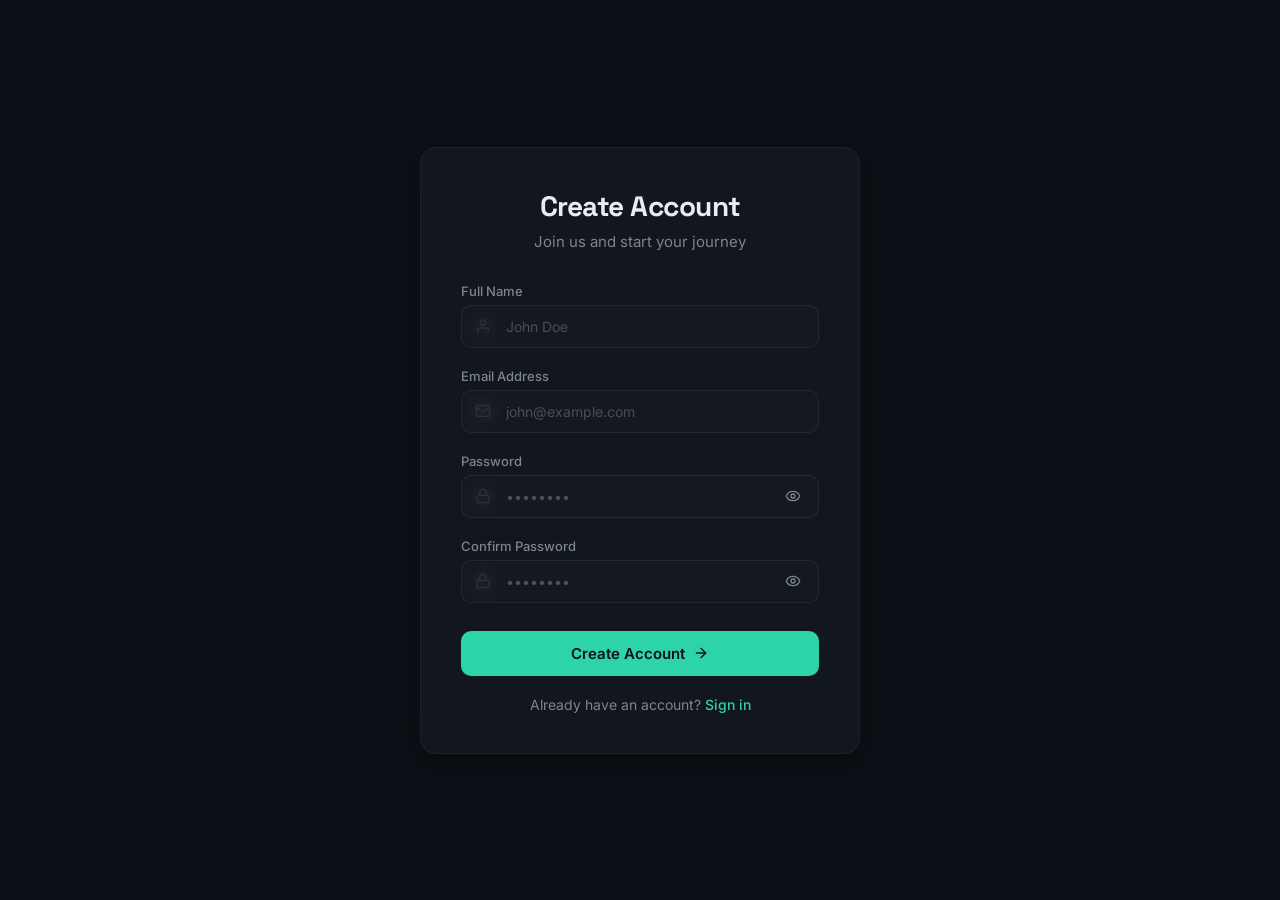
<file: index.html>
<!DOCTYPE html>
<html lang="en">
<head>
  <meta charset="UTF-8" />
  <meta name="viewport" content="width=device-width, initial-scale=1.0" />
  <title>Register - Create Account</title>
  <meta name="description" content="Create your account and start your journey" />
  <link href="https://fonts.googleapis.com/css2?family=Inter:wght@300;400;500;600;700&family=Space+Grotesk:wght@400;500;600;700&display=swap" rel="stylesheet" />
  <style>
    /* ===== RESET ===== */
    *, *::before, *::after {
      margin: 0;
      padding: 0;
      box-sizing: border-box;
    }

    body {
      font-family: 'Inter', sans-serif;
      background: #0d1117;
      color: #e6edf3;
    }

    h1, h2, h3 {
      font-family: 'Space Grotesk', sans-serif;
    }

    /* ===== PAGE LAYOUT ===== */
    .page-wrapper {
      position: relative;
      min-height: 100vh;
      display: flex;
      align-items: center;
      justify-content: center;
      overflow: hidden;
    }

    /* ===== VIDEO BACKGROUND ===== */
    .video-bg {
      position: absolute;
      inset: 0;
      width: 100%;
      height: 100%;
      object-fit: cover;
      z-index: 0;
    }

    .video-overlay {
      position: absolute;
      inset: 0;
      z-index: 1;
      background: linear-gradient(
        135deg,
        rgba(13, 17, 23, 0.88) 0%,
        rgba(13, 17, 23, 0.55) 50%,
        rgba(13, 17, 23, 0.88) 100%
      );
    }

    /* ===== GLASS CARD ===== */
    .glass-card {
      position: relative;
      z-index: 10;
      width: 100%;
      max-width: 440px;
      margin: 0 16px;
      padding: 40px;
      background: rgba(22, 27, 34, 0.65);
      border: 1px solid rgba(48, 54, 61, 0.4);
      border-radius: 16px;
      backdrop-filter: blur(24px);
      -webkit-backdrop-filter: blur(24px);
      box-shadow: 0 8px 32px rgba(0, 0, 0, 0.45);
      animation: glow-pulse 3s ease-in-out infinite;
    }

    /* ===== HEADER ===== */
    .form-header {
      text-align: center;
      margin-bottom: 32px;
    }

    .form-title {
      font-size: 28px;
      font-weight: 700;
      letter-spacing: -0.5px;
      color: #e6edf3;
      opacity: 0;
      animation: float-up 0.6s ease-out forwards;
    }

    .form-subtitle {
      margin-top: 8px;
      font-size: 15px;
      color: #7d8590;
      opacity: 0;
      animation: float-up 0.6s ease-out 0.1s forwards;
    }

    /* ===== FORM FIELDS ===== */
    .form-group {
      margin-bottom: 20px;
      opacity: 0;
      animation: float-up 0.6s ease-out forwards;
    }

    .form-group:nth-child(1) { animation-delay: 0.2s; }
    .form-group:nth-child(2) { animation-delay: 0.3s; }
    .form-group:nth-child(3) { animation-delay: 0.4s; }
    .form-group:nth-child(4) { animation-delay: 0.5s; }

    .form-label {
      display: block;
      margin-bottom: 6px;
      font-size: 13px;
      font-weight: 500;
      color: #7d8590;
    }

    .input-wrapper {
      position: relative;
    }

    .input-icon {
      position: absolute;
      left: 14px;
      top: 50%;
      transform: translateY(-50%);
      width: 16px;
      height: 16px;
      color: #7d8590;
      transition: color 0.3s ease;
      pointer-events: none;
    }

    .input-wrapper:focus-within .input-icon {
      color: #2dd4a8;
    }

    .form-input {
      width: 100%;
      padding: 12px 44px;
      background: rgba(22, 27, 34, 0.5);
      border: 1px solid rgba(48, 54, 61, 0.6);
      border-radius: 10px;
      color: #e6edf3;
      font-size: 14px;
      font-family: 'Inter', sans-serif;
      transition: all 0.3s ease;
      outline: none;
      backdrop-filter: blur(8px);
    }

    .form-input::placeholder {
      color: #484f58;
    }

    .form-input:focus {
      border-color: rgba(45, 212, 168, 0.5);
      box-shadow: 0 0 0 3px rgba(45, 212, 168, 0.12), 0 0 20px rgba(45, 212, 168, 0.1);
    }

    .toggle-password {
      position: absolute;
      right: 14px;
      top: 50%;
      transform: translateY(-50%);
      background: none;
      border: none;
      color: #7d8590;
      cursor: pointer;
      padding: 4px;
      display: flex;
      align-items: center;
      transition: color 0.3s ease;
    }

    .toggle-password:hover {
      color: #e6edf3;
    }

    /* ===== SVG ICONS ===== */
    .icon-svg {
      width: 16px;
      height: 16px;
      stroke: currentColor;
      stroke-width: 2;
      stroke-linecap: round;
      stroke-linejoin: round;
      fill: none;
    }

    /* ===== SUBMIT BUTTON ===== */
    .submit-wrapper {
      margin-top: 28px;
      opacity: 0;
      animation: float-up 0.6s ease-out 0.6s forwards;
    }

    .btn-submit {
      width: 100%;
      padding: 13px 24px;
      background: #2dd4a8;
      color: #0d1117;
      border: none;
      border-radius: 10px;
      font-size: 15px;
      font-weight: 600;
      font-family: 'Inter', sans-serif;
      cursor: pointer;
      transition: all 0.3s ease;
      display: flex;
      align-items: center;
      justify-content: center;
      gap: 8px;
    }

    .btn-submit:hover {
      box-shadow: 0 0 30px rgba(45, 212, 168, 0.4);
      transform: translateY(-2px);
    }

    .btn-submit:active {
      transform: translateY(0);
    }

    .btn-submit .arrow-icon {
      transition: transform 0.3s ease;
    }

    .btn-submit:hover .arrow-icon {
      transform: translateX(4px);
    }

    /* ===== FOOTER TEXT ===== */
    .form-footer {
      margin-top: 20px;
      text-align: center;
      font-size: 14px;
      color: #7d8590;
      opacity: 0;
      animation: float-up 0.6s ease-out 0.7s forwards;
    }

    .form-footer a {
      color: #2dd4a8;
      text-decoration: none;
      font-weight: 500;
      transition: color 0.3s ease;
    }

    .form-footer a:hover {
      color: #5aebc6;
    }

    /* ===== ANIMATIONS ===== */
    @keyframes float-up {
      0% {
        opacity: 0;
        transform: translateY(25px);
      }
      100% {
        opacity: 1;
        transform: translateY(0);
      }
    }

    @keyframes glow-pulse {
      0%, 100% {
        box-shadow: 0 8px 32px rgba(0, 0, 0, 0.45), 0 0 20px rgba(45, 212, 168, 0.05);
      }
      50% {
        box-shadow: 0 8px 32px rgba(0, 0, 0, 0.45), 0 0 40px rgba(45, 212, 168, 0.12);
      }
    }

    /* ===== RESPONSIVE ===== */
    @media (max-width: 480px) {
      .glass-card {
        padding: 28px 20px;
        margin: 0 12px;
      }
      .form-title {
        font-size: 24px;
      }
    }
  </style>
</head>
<body>
  <div class="page-wrapper">
    <!-- Video Background -->
    <video autoplay muted loop playsinline class="video-bg">
      <source src="https://videos.pexels.com/video-files/3129671/3129671-uhd_2560_1440_30fps.mp4" type="video/mp4" />
    </video>

    <!-- Dark Overlay -->
    <div class="video-overlay"></div>

    <!-- Glass Card -->
    <div class="glass-card">
      <div class="form-header">
        <h1 class="form-title">Create Account</h1>
        <p class="form-subtitle">Join us and start your journey</p>
      </div>

      <form id="registerForm">
        <!-- Full Name -->
        <div class="form-group">
          <label class="form-label" for="fullName">Full Name</label>
          <div class="input-wrapper">
            <svg class="input-icon icon-svg" viewBox="0 0 24 24"><path d="M20 21v-2a4 4 0 0 0-4-4H8a4 4 0 0 0-4 4v2"/><circle cx="12" cy="7" r="4"/></svg>
            <input class="form-input" type="text" id="fullName" name="fullName" placeholder="John Doe" required />
          </div>
        </div>

        <!-- Email -->
        <div class="form-group">
          <label class="form-label" for="email">Email Address</label>
          <div class="input-wrapper">
            <svg class="input-icon icon-svg" viewBox="0 0 24 24"><rect width="20" height="16" x="2" y="4" rx="2"/><path d="m22 7-8.97 5.7a1.94 1.94 0 0 1-2.06 0L2 7"/></svg>
            <input class="form-input" type="email" id="email" name="email" placeholder="john@example.com" required />
          </div>
        </div>

        <!-- Password -->
        <div class="form-group">
          <label class="form-label" for="password">Password</label>
          <div class="input-wrapper">
            <svg class="input-icon icon-svg" viewBox="0 0 24 24"><rect width="18" height="11" x="3" y="11" rx="2" ry="2"/><path d="M7 11V7a5 5 0 0 1 10 0v4"/></svg>
            <input class="form-input" type="password" id="password" name="password" placeholder="••••••••" required />
            <button type="button" class="toggle-password" onclick="togglePass('password', this)">
              <svg class="icon-svg eye-open" viewBox="0 0 24 24"><path d="M2.062 12.348a1 1 0 0 1 0-.696 10.75 10.75 0 0 1 19.876 0 1 1 0 0 1 0 .696 10.75 10.75 0 0 1-19.876 0"/><circle cx="12" cy="12" r="3"/></svg>
              <svg class="icon-svg eye-closed" viewBox="0 0 24 24" style="display:none"><path d="M10.733 5.076a10.744 10.744 0 0 1 11.205 6.575 1 1 0 0 1 0 .696 10.747 10.747 0 0 1-1.444 2.49"/><path d="M14.084 14.158a3 3 0 0 1-4.242-4.242"/><path d="M17.479 17.499a10.75 10.75 0 0 1-15.417-5.151 1 1 0 0 1 0-.696 10.75 10.75 0 0 1 4.446-5.143"/><path d="m2 2 20 20"/></svg>
            </button>
          </div>
        </div>

        <!-- Confirm Password -->
        <div class="form-group">
          <label class="form-label" for="confirmPassword">Confirm Password</label>
          <div class="input-wrapper">
            <svg class="input-icon icon-svg" viewBox="0 0 24 24"><rect width="18" height="11" x="3" y="11" rx="2" ry="2"/><path d="M7 11V7a5 5 0 0 1 10 0v4"/></svg>
            <input class="form-input" type="password" id="confirmPassword" name="confirmPassword" placeholder="••••••••" required />
            <button type="button" class="toggle-password" onclick="togglePass('confirmPassword', this)">
              <svg class="icon-svg eye-open" viewBox="0 0 24 24"><path d="M2.062 12.348a1 1 0 0 1 0-.696 10.75 10.75 0 0 1 19.876 0 1 1 0 0 1 0 .696 10.75 10.75 0 0 1-19.876 0"/><circle cx="12" cy="12" r="3"/></svg>
              <svg class="icon-svg eye-closed" viewBox="0 0 24 24" style="display:none"><path d="M10.733 5.076a10.744 10.744 0 0 1 11.205 6.575 1 1 0 0 1 0 .696 10.747 10.747 0 0 1-1.444 2.49"/><path d="M14.084 14.158a3 3 0 0 1-4.242-4.242"/><path d="M17.479 17.499a10.75 10.75 0 0 1-15.417-5.151 1 1 0 0 1 0-.696 10.75 10.75 0 0 1 4.446-5.143"/><path d="m2 2 20 20"/></svg>
            </button>
          </div>
        </div>

        <!-- Submit -->
        <div class="submit-wrapper">
          <button type="submit" class="btn-submit">
            Create Account
            <svg class="icon-svg arrow-icon" viewBox="0 0 24 24"><path d="M5 12h14"/><path d="m12 5 7 7-7 7"/></svg>
          </button>
        </div>

        <!-- Footer -->
        <p class="form-footer">
          Already have an account? <a href="#">Sign in</a>
        </p>
      </form>
    </div>
  </div>

  <script>
    // Toggle password visibility
    function togglePass(fieldId, btn) {
      var input = document.getElementById(fieldId);
      var eyeOpen = btn.querySelector('.eye-open');
      var eyeClosed = btn.querySelector('.eye-closed');

      if (input.type === 'password') {
        input.type = 'text';
        eyeOpen.style.display = 'none';
        eyeClosed.style.display = 'block';
      } else {
        input.type = 'password';
        eyeOpen.style.display = 'block';
        eyeClosed.style.display = 'none';
      }
    }

    // Form submit handler
    document.getElementById('registerForm').addEventListener('submit', function(e) {
      e.preventDefault();

      var fullName = document.getElementById('fullName').value;
      var email = document.getElementById('email').value;
      var password = document.getElementById('password').value;
      var confirmPassword = document.getElementById('confirmPassword').value;

      if (password !== confirmPassword) {
        alert('Passwords do not match!');
        return;
      }

      console.log('Registration:', { fullName: fullName, email: email });
      alert('Account created successfully!');
    });
  </script>
</body>
</html>
</file>
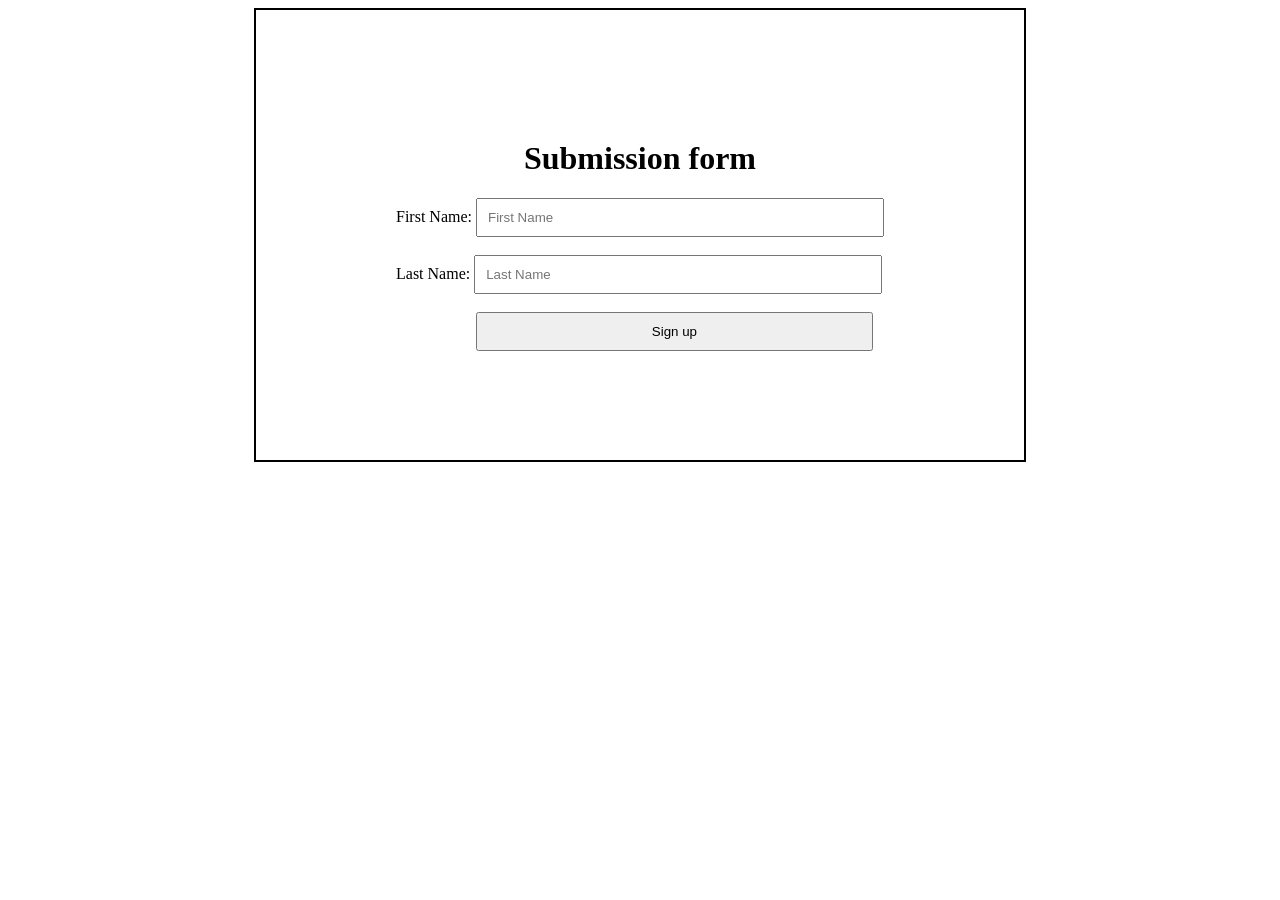
<file: Problem 1/index.html>
<!DOCTYPE html>
<html lang="en">
<head>
    <title>Document</title>
</head>
<body>
    <link rel="stylesheet" href="style.css" >
    <div class="container">
    <h1>Submission form</h1>
    <form onsubmit="return valid()">
        <label>First Name:</label>
        <input type="text" placeholder="First Name" id="fn">
        <br><br>
       <label>Last Name:</label>
       <input type="text" placeholder="Last Name" id="ln">
        <br><br>
       <input type="submit" value="Sign up" id="button">

    </form>
    </div>
    <p id="message"></p>
    <script src="script.js"></script>
</body>
</html>
</file>
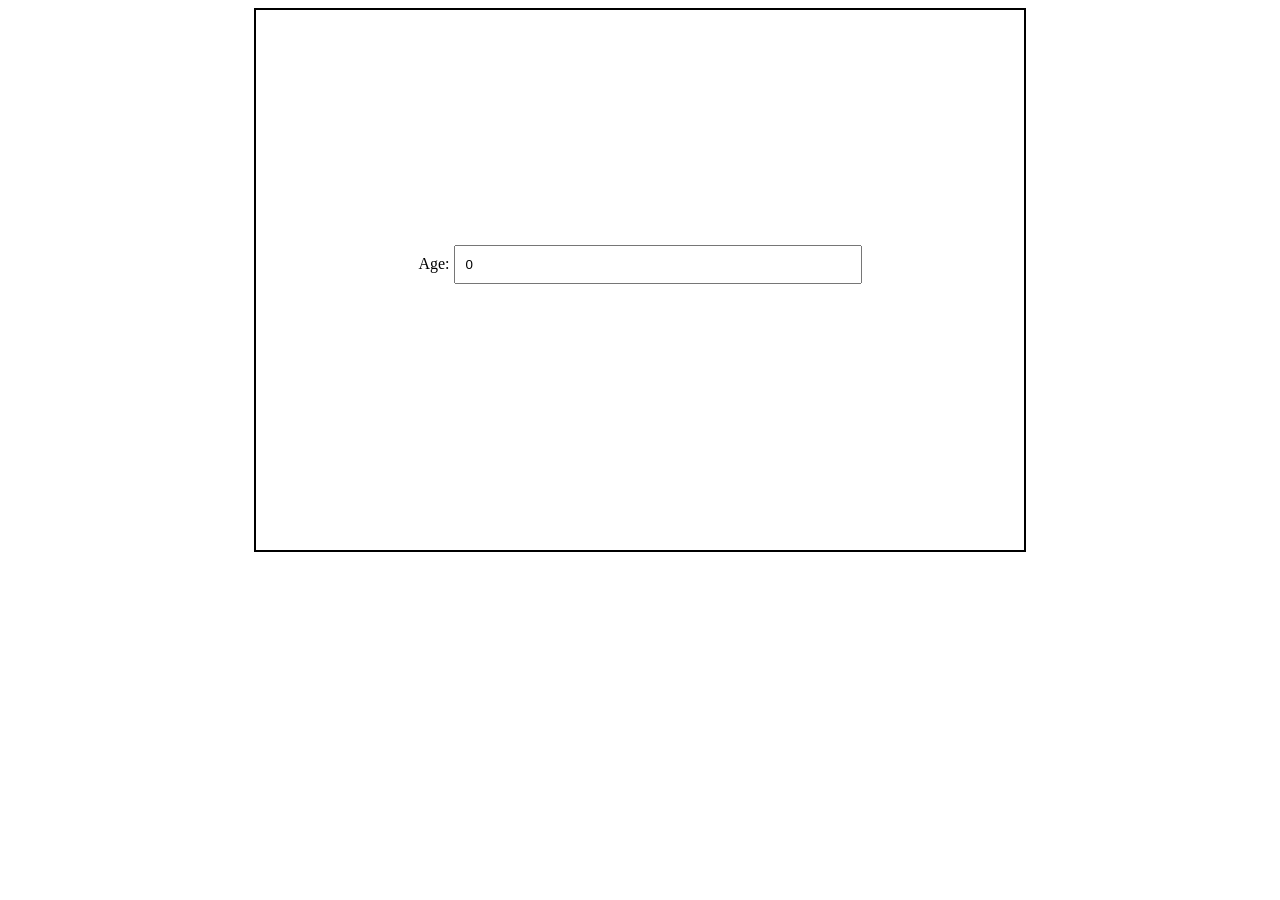
<file: Problem 3/index.html>
<!DOCTYPE html>
<html lang="en">
<head>
    
    <title>Document</title>
</head>
<body>
    <link rel="stylesheet" href="style.css">
    <div class="contain">
        <form>
            <label>Age:</label>
            <input type="number" placeholder="Enter Age" id="age" value="0">
            

        </form>
        <p id="message"></p>

    </div>


    <script src="script.js">    </script>
</body>
</html>
</file>
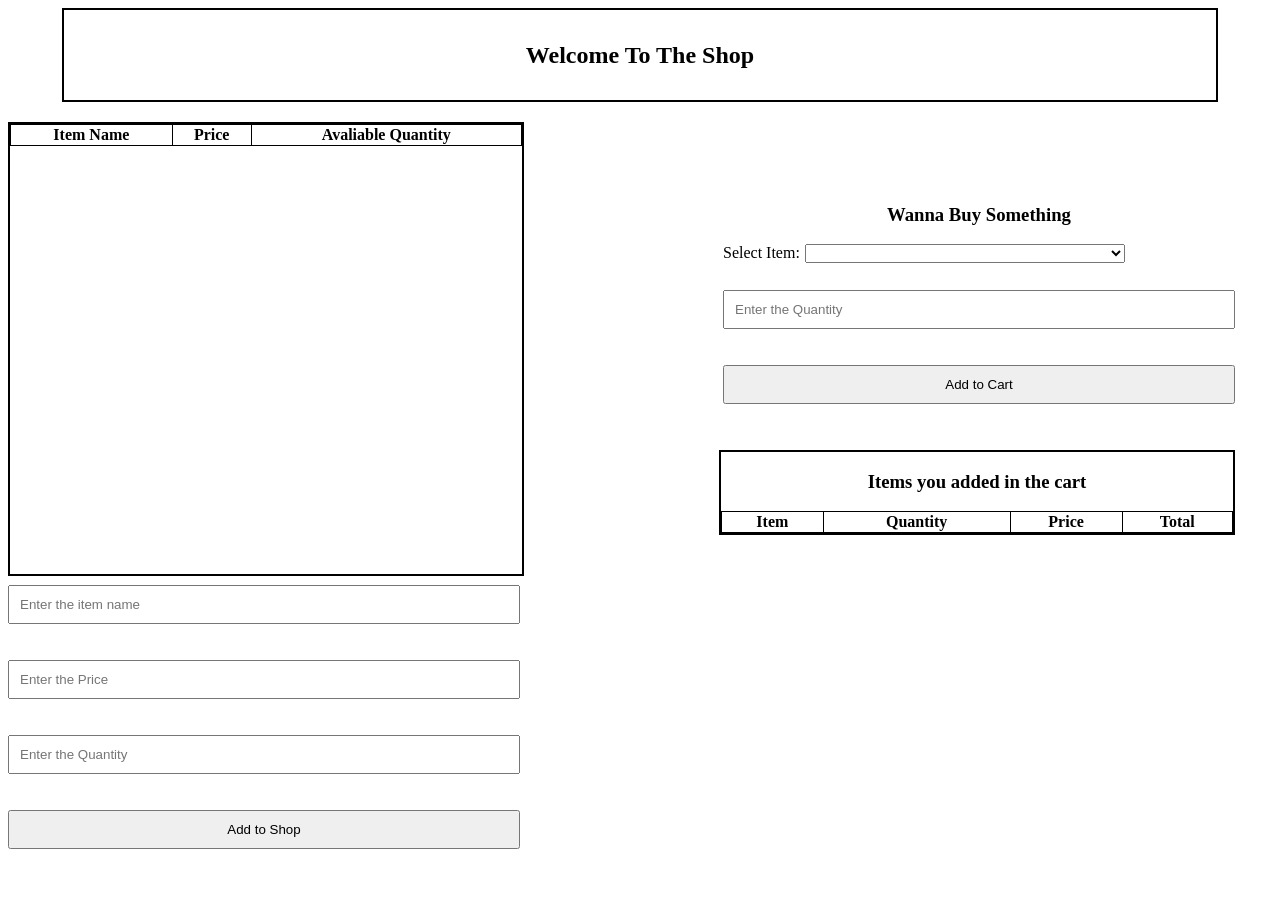
<file: Problem 5/index.html>
<!DOCTYPE html>
<html lang="en">
<head>
    
    <title>Document</title>
</head>
<body>
    <link rel="stylesheet" href="style.css">
    <div class="top">
        <div class="title">
            <h2>Welcome To The Shop</h2>
        </div>       
    </div>

    <div class="info">
        <table>
            <tr>
                <th>Item Name</th>
                <th>Price</th>
                <th>Avaliable Quantity</th>
            </tr>

        </table>
    </div>  

        <form >
            <div class="inserting">

            <input type="text" placeholder="Enter the item name" id="Item"> <br><br>
            <input type="number" placeholder="Enter the Price" id="price"><br> <br>
            <input type="number" placeholder="Enter the Quantity" id="quantity"><br> <br>
            <input onclick=addtoshop(event) type ="submit" value="Add to Shop">

            </div>
        </form>

        <div class="user">
            <h3>Wanna Buy Something</h4>
            <div class="inner">
                <label>Select Item: </label>
                <select id="buy"></select>
            </div>
            <input type="number" placeholder="Enter the Quantity" id="quan"><br> <br>
            <input  type ="button" onclick="addtocart()" value="Add to Cart">
        </div>


        <div class="cart">
                <h3>Items you added in the cart</h3>
                <table id="carts">
                    <tr>
                        <th>Item</th>
                        <th>Quantity</th>
                        <th>Price</th>
                        <th>Total</th>
                    </tr>
                </table>
                <span id="total"></span>
        </div>
        <span id="total"></span>

 

    <script src="script.js">    </script>
</body>
</html>
</file>
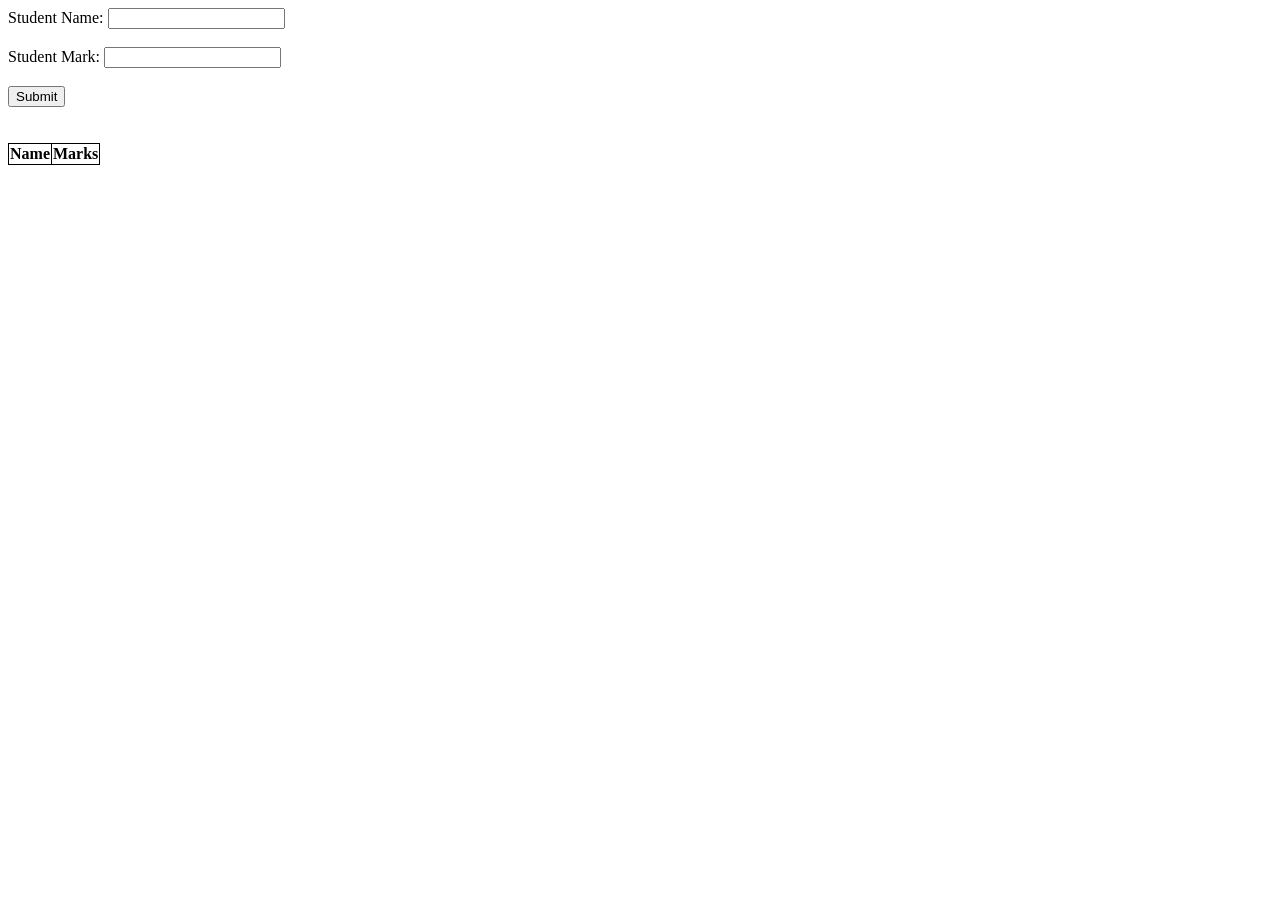
<file: Problem 6/index.html>
<!DOCTYPE html>
<html lang="en">
<head>
    
    <title>Document</title>
    <style>
        table, td, th
        {
            border: 1px solid black;
            border-collapse: collapse;
          
        }
    </style>
</head>
<body>
    <form >
        <label for="name">Student Name:</label>
        <input type="text" name="name" id="name">
        <br> <br>
        <label for="mark">Student Mark:</label>
        <input type="number" name="mark" id="mark">
        <br> <br>
        <input type="submit" value="Submit" onclick="return valid(event)">
    </form>
    <br><br>
    <table>
        <tr>
            <th>Name</th>
            <th>Marks</th>
        </tr>
    </table>


    <script>
        let name=document.getElementById("name");
        let mark=document.getElementById("mark")
        let n=name.value.trim()
        function valid(event)
        {
            event.preventDefault()
            if(name.value=="" || !/^[a-zA-Z]+$/.test(nameInput.value.trim()))
            {
                return false;
            }
            if(mark.value<0 || mark.value>100 || mark.value=="")
            {
                return false;
            }
            else
            {

                let tables =document.getElementsByTagName("table");
                let table = tables[0];

                let newrow=document.createElement("tr");
                if(mark.value>50)
                {
                    newrow.style.backgroundColor ="green"
                    
                }
                else
                {
                    newrow.style.backgroundColor ="red"
                }
                let td1 = document.createElement("td");
                td1.innerHTML=name.value;
                newrow.appendChild(td1);
                let td2=document.createElement("td");
                td2.innerHTML=mark.value;
                newrow.appendChild(td2);
                table.appendChild(newrow);


                return true;

               
            }

        }
        


    </script>

</body>
</html>
</file>
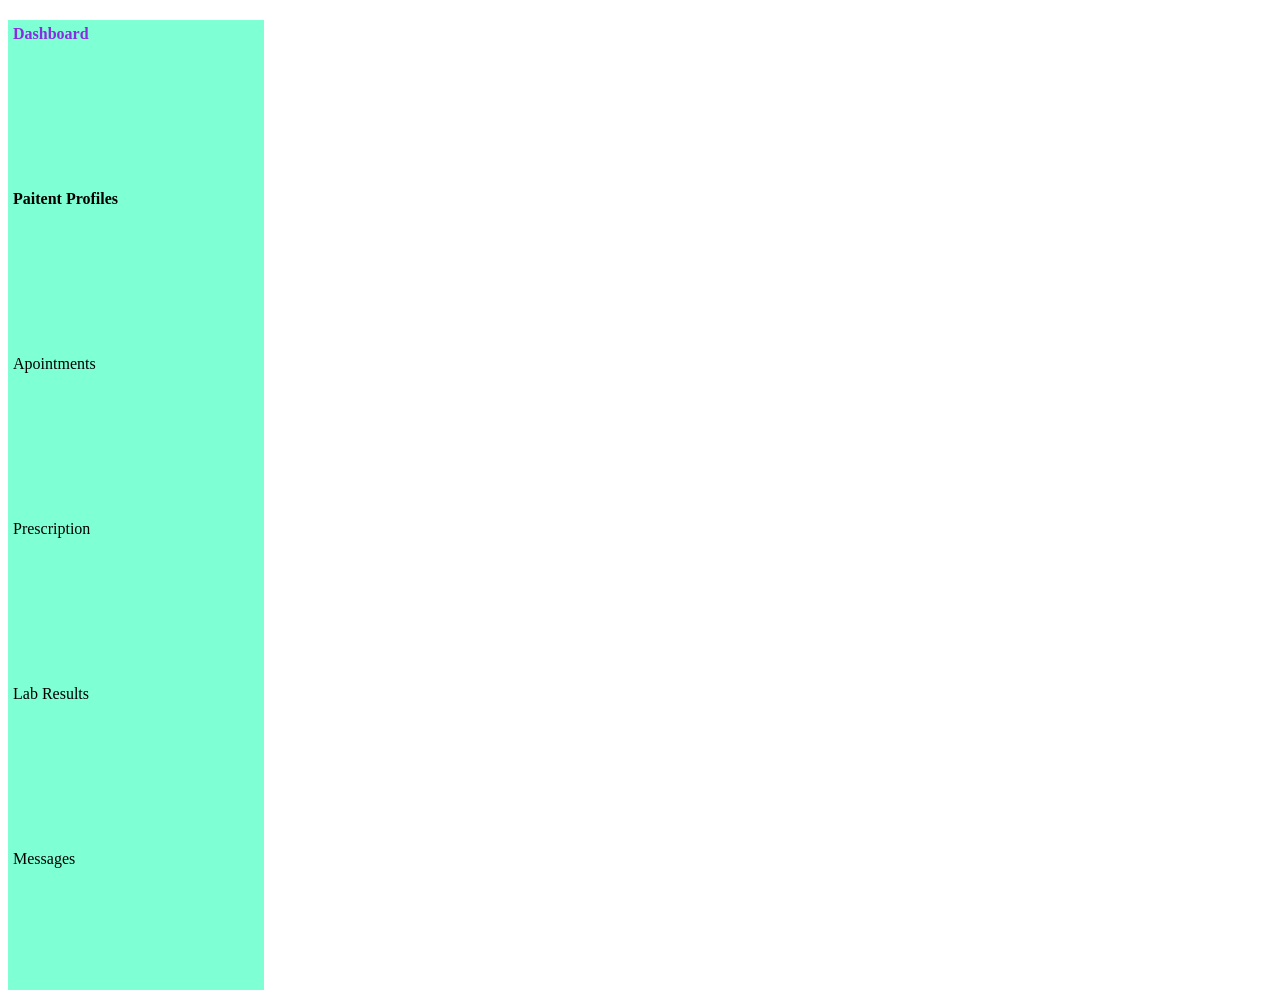
<file: Problem 7/index.html>
<!DOCTYPE html>
<html lang="en">
<head>
 
    <title>Document</title>
    <style>
        li
        {
            list-style:none;
            height: 15vh;
            margin-top: 20px;
            padding:5px;
        }
        ul
        {
            background-color:aquamarine;
            width: 20vw;
            padding :0;
            margin:0;
        }

        li:first-child
        {
            font-weight:bolder;
            color:blueviolet;
        }
        li:first-child + li
        {
            font-weight:600;
        }

    </style>
</head>
<body>
    <aside>
        <ul>
            <li data-count="0" >Dashboard</li>
            <li data-count="0" >Paitent Profiles</li>
            <li data-count="0">Apointments</li>
            <li data-count="0">Prescription</li>
            <li data-count="0">Lab Results</li>
            <li data-count="0">Messages</li>
        </ul>
    </aside>
    

    <script>
        let uls= document.getElementsByTagName("ul")
        let ul = uls[0];
        let li= ul.getElementsByTagName("li")

        let arr = Array.from(li);

        arr.forEach(item =>{
            item.addEventListener("click",function(){
                let count = Number(item.dataset.count)
                count++;
                item.dataset.count=count;
                sort();
                
            })
        })

        function sort()
        {
            arr.sort((a,b)=> Number(b.dataset.count)-Number(a.dataset.count))
            arr.forEach(li=>ul.appendChild(li))
        }
        
        

    </script>
</body>
</html>
</file>
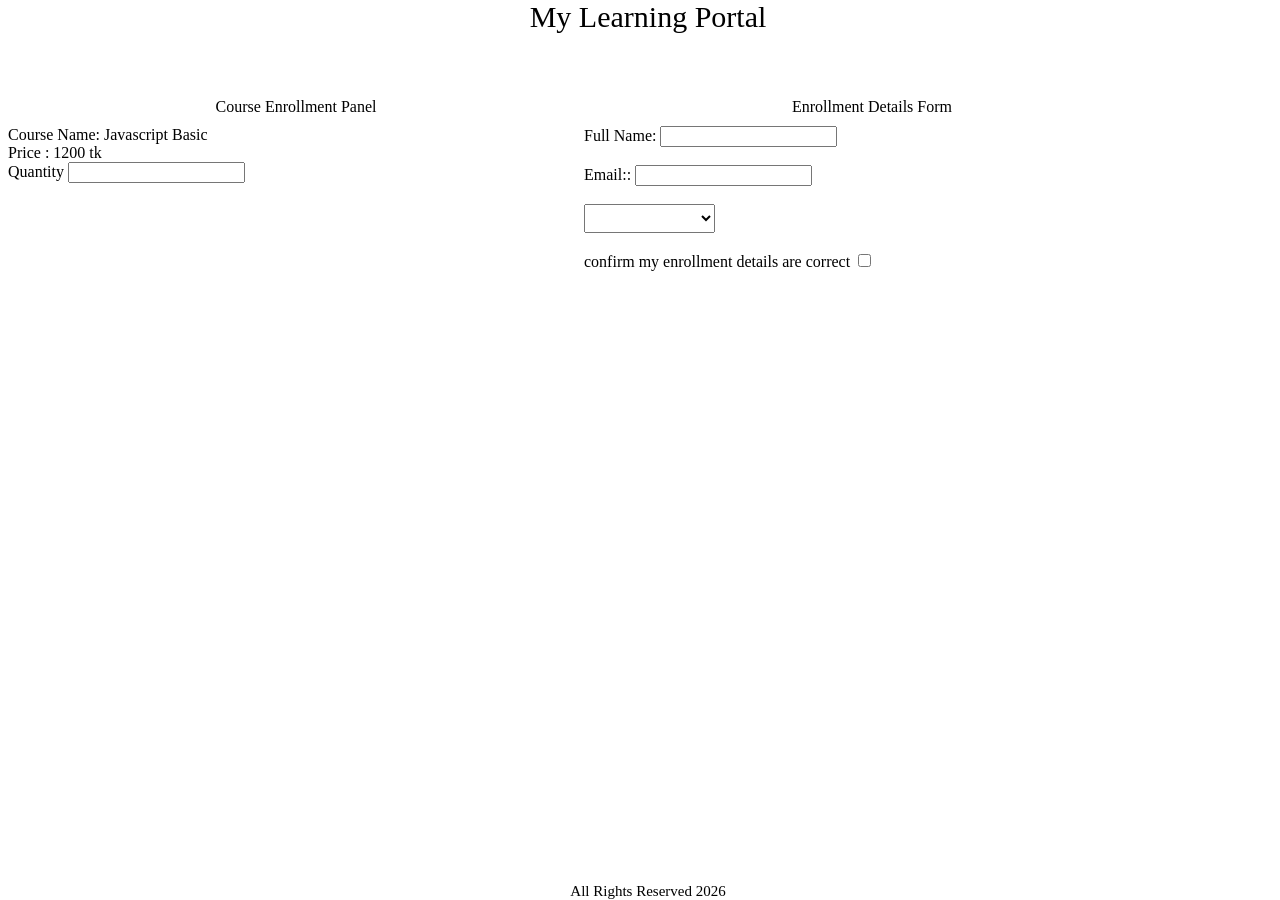
<file: Problem 8/index.html>
<!DOCTYPE html>
<html lang="en">
<head>
    
    <title>Document</title>
    <style>
        header
        {
            position: fixed;
            width: 100vw;
            height: 10vh;
            top: 0;
            font-size: 30px;
            text-align:center;


        }
        footer
        {
            position: fixed;
            bottom: 0;
            width: 100vw;
            text-align:center;
            font-size: 15px;
        }
        body
        {
            padding-top:10vh;
        }
        .part
        {
            float: left;
            
            width: 45vw;
            text-align: center;
        }
        .info1
        {
            position:relative;
            text-align:left;
            padding-top:10px;
        }
    </style>
</head>
<body>
    <header>My Learning Portal</header>
    <div id="section">
        <div class="part">
            Course Enrollment Panel
            <div class="info1">
                Course Name: Javascript Basic <br>
                Price : 1200 tk
                <form>
                    <label for="quantity">Quantity</label>
                    <input type="number" name="quantity" id="quantity">
                </form>
                <div id="show">

                </div>
                <div id="error"></div>
                <div id="discount"></div>
            </div>
        </div>
        <div class="part">
            Enrollment Details Form

            <form class="info1">
                <label for="name">Full Name:</label>
                <input type="text" name="name" id="name"> <br><br>
                <label for="email">Email::</label>
                <input type="email" name="email" id="email"><br><br>
                
            <select class="info1" id="drop">
                <option selected  disabled></option>
                <option value="online">Online Class</option>
                <option value="offline">On-Campus Class</option>

            </select>        
            <br><br>
            <label name="check">confirm my enrollment details are correct</label>    
            <input type="checkbox" name="check" id="check">
            <br> <br>
            <input type="button" id="confirm" value="Confirm" style="display:none">
            </form>
            
       
        </div>
    </div>

    <footer>All Rights Reserved 2026</footer>
    

    <script>
        let quantity= document.getElementById("quantity");
        let drop =document.getElementById("drop")
          let err=document.getElementById("error")
          let check=document.getElementById("check")
          let btn =document.getElementById("confirm")


        

        quantity.addEventListener("change", function()
        {

            
            if(quantity.value <1 )
            {
                
                err.innerHTML="The quantity cannot be 0 or less"

            }
            else
            {
                let num =Number(quantity.value);
                let total= num*1200;
                let info= document.getElementById("show");
                info.innerHTML =`Total cost:${total}`
                if(total>5000)
               {
                let dis=document.getElementById("discount")
                dis.innerHTML=`You are eligible for a special discount.`
               }
               else
               {
                let dis=document.getElementById("discount")
                dis.innerHTML=``

               }
                err.innerHTML=""
              

               
            }

        })
        drop.addEventListener("change",function(){
                if(drop.value==="online")
                {
                    let num =Number(quantity.value);
                    let total= num*1200;
                    let info= document.getElementById("show");
                    info.innerHTML =`Total cost:${total}`
                    info.innerHTML=`Total cost:${total+100}`
                }
                else if(drop.value="offline")
                {
                    let num =Number(quantity.value);
                    let total= num*1200;
                    let info= document.getElementById("show");
                    info.innerHTML =`Total cost:${total}`
                    info.innerHTML=`Total cost:${total+250}`

                }
        })

        check.addEventListener("change", function(){
            if(check.checked)
            {
                btn.style.display="block"
            }
            else if(!check.checked)
            {
                btn.style.display="none"
            }
        })

    </script>
</body>
</html>
</file>
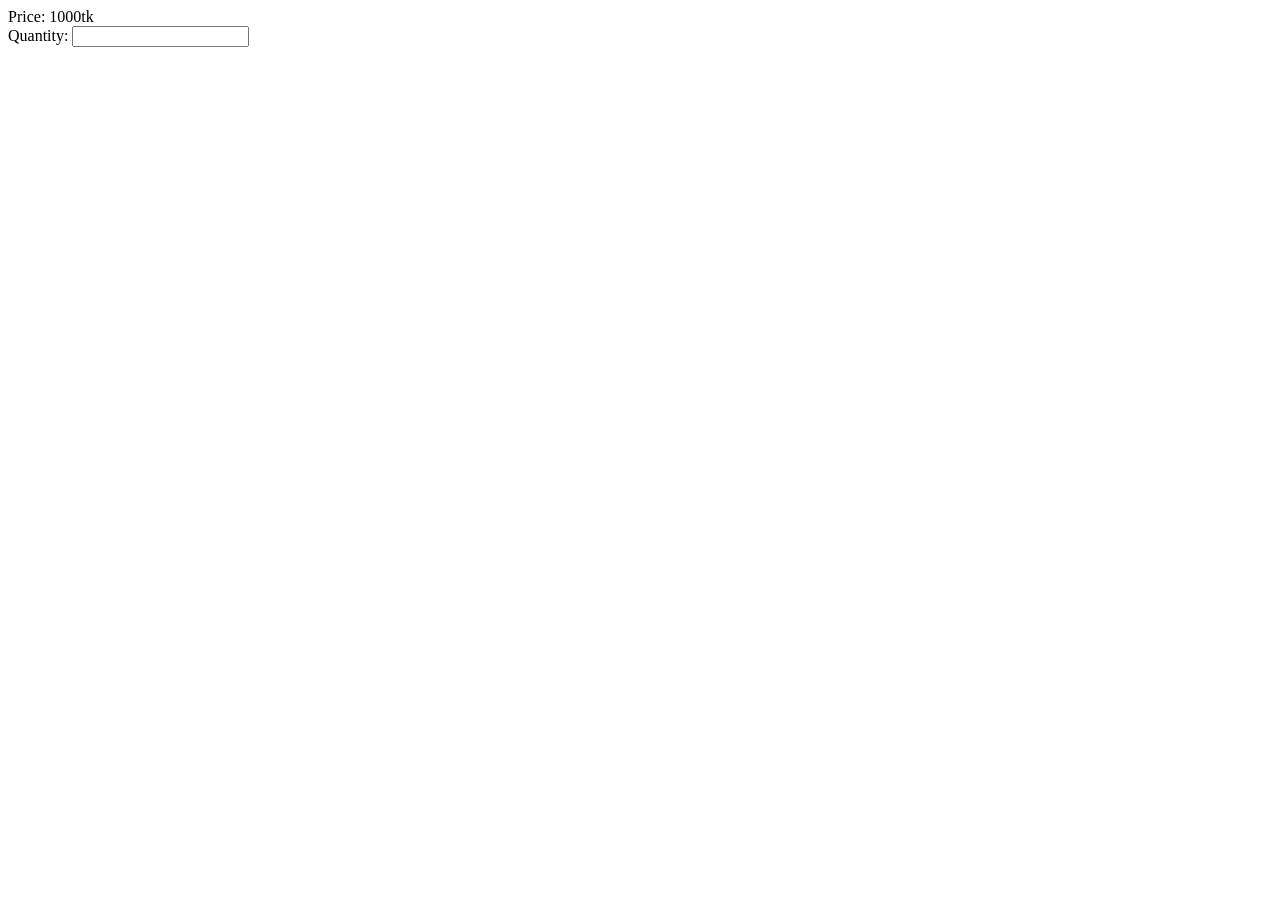
<file: Problem 9/index.html>
<!DOCTYPE html>
<html lang="en">
<head>
    
    <title>Document</title>
</head>
<body>
    <div>Price: 1000tk</div>
    <form>
        <label for="quantity">Quantity:</labeL> 
        <input type="number" id="quantity" name="quantity"> <br> <br>
        <div id="show"></div>
        <div id="error"></div>
    </form>


    <script>
        let show=document.getElementById("show")
        let quantity=document.getElementById("quantity")
        let error =document.getElementById("error")

        quantity.addEventListener("input", function()
        {
            if(quantity.value<0)
            {
                let total=0;
                error.innerHTML="Value cannot be less then 0"
                show.innerHTML=`The total Price is ${total}`
                quantity.value=0;


            }
            else if(quantity.value>=0)
            {
                let total =Number(quantity.value)*1000;
                show.innerHTML=`The total Price is ${total}`
                error.innerHTML=""
                if(quantity.value>1 && quantity.value<3 )
                {
                    alert("You are now eligible for gift coupon")
                }
            }


            
        })
    </script>
</body>
</html>
</file>
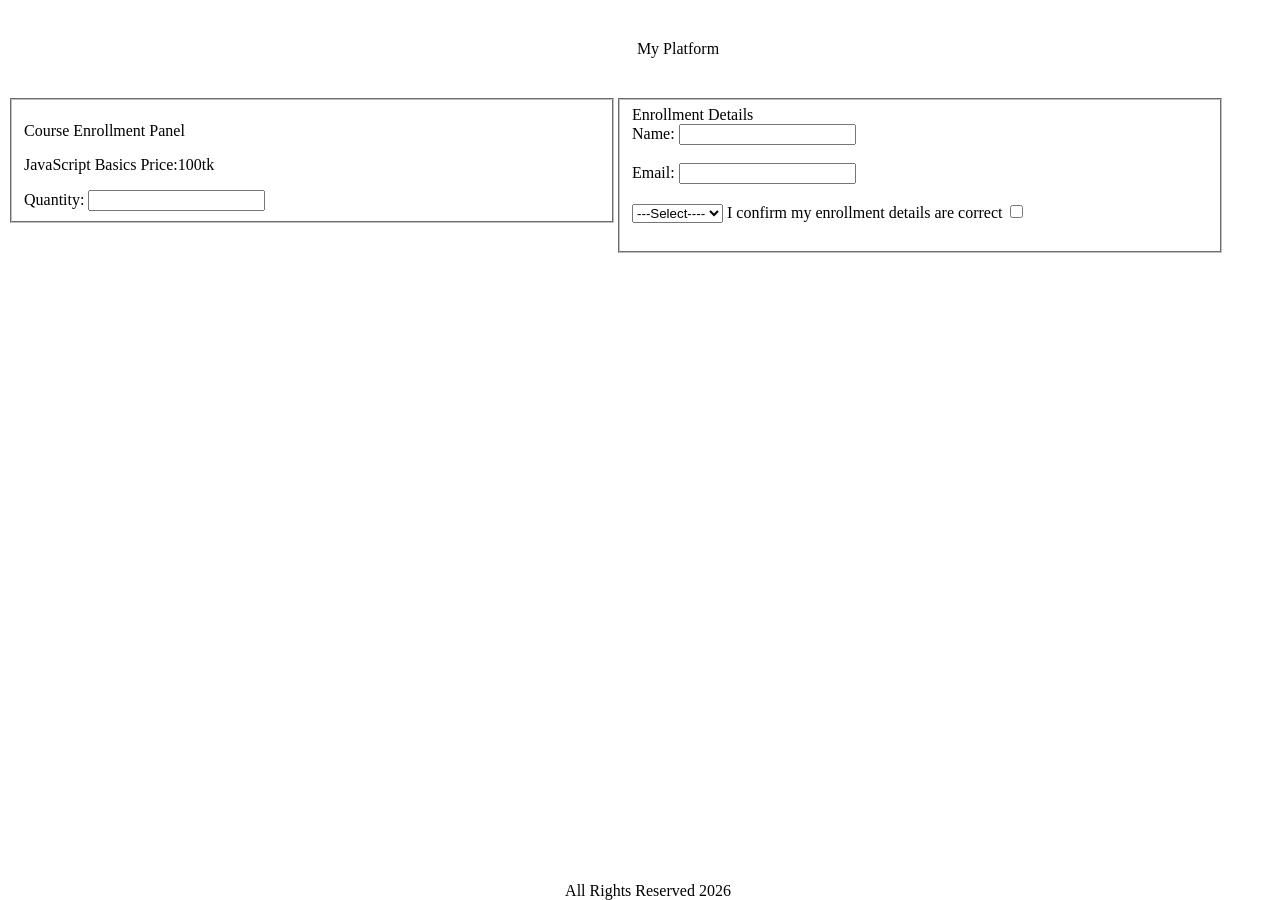
<file: Problem10/index.html>
<!doctype html>
    <html>
        <head>
            <link rel="stylesheet" href="style.css">
        </head>
        <body>
            <header>My Platform</header>
            <fieldset class="part">
                <p>Course Enrollment Panel</p>
                <p>JavaScript Basics Price:100tk</p>
                <form>
                    <label for="quantity">Quantity: </label>
                    <input type="number" id="quantity" name="quantity">

                </form>
                <div id="totalfee"></div>
                <div id="error"></div>
                <div id="bonus"></div>
            </fieldset>
            <fieldset class="part">
                <div>Enrollment Details</div>
                <form>
                    <label for="name">Name:</label>
                    <input type="text" id="name" name="name"><br><br>
                    <label for="email">Email:</label>
                    <input type="email" id="email" name="email"><br> <br>

                    <select id="drop">
                    <option>---Select----</option>
                    <option value="online">Online</option>
                    <option value="campus">On-campus</option>
                    </select>
                    <span id="cost"></span>
                    <label for="check">I confirm my enrollment details are correct</label>
                    <input type="checkbox" id="check" name="check"><br><br>
                    <input type="button" id="btn" value="submit">
                </form>
     
            </fieldset>

            <footer>All Rights Reserved 2026</footer>


            <script src="script.js"></script>
        </body>
    </html>
</file>
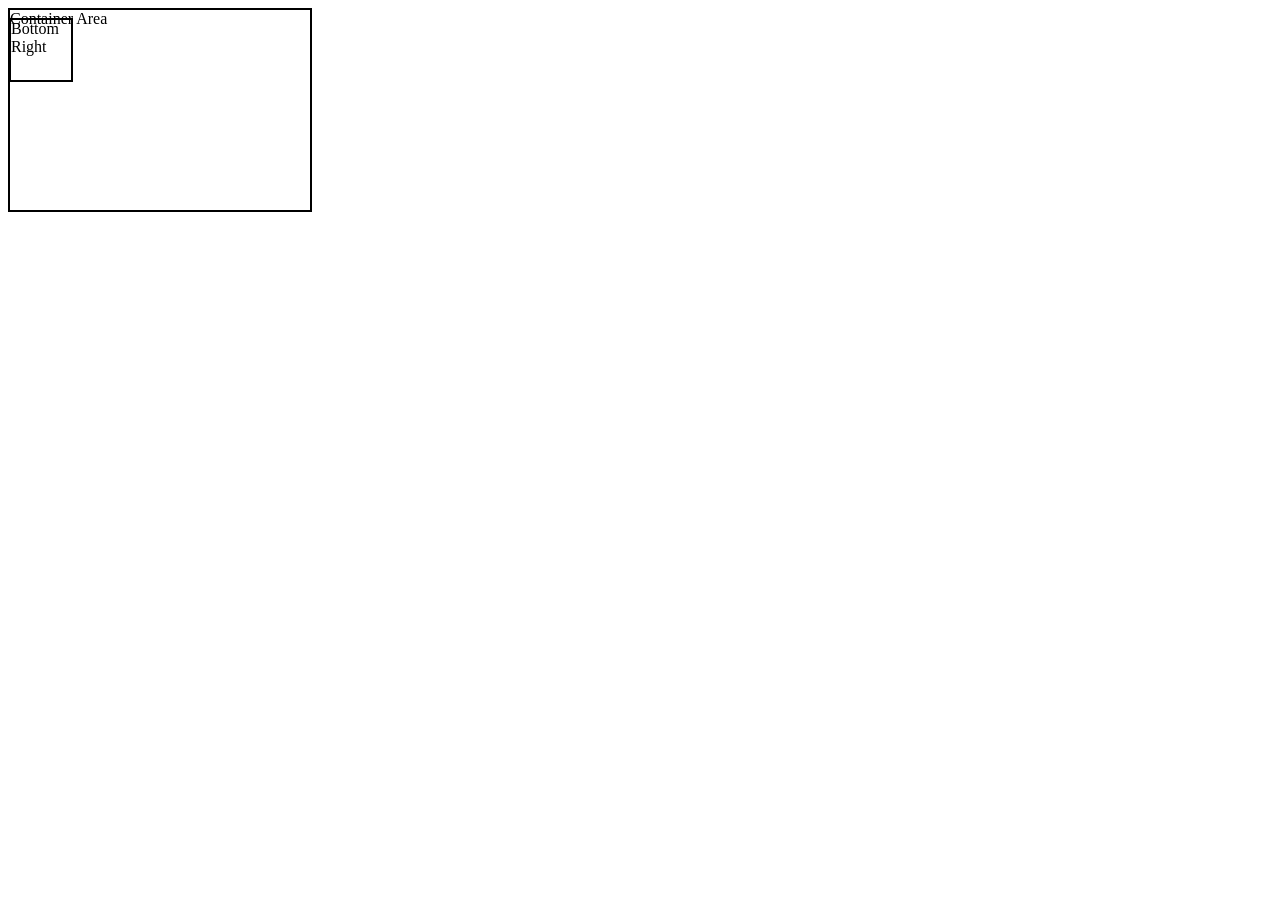
<file: exam.html>
<!DOCTYPE html>
<html lang="en">
<head>
	<title>Document</title>
</head>
<body>
	<style>
		div {
			border: 2px solid black;
		}

		#container {
			width: 300px;
			height: 200px;
			position: relative;
		}

		#bottom_right {
			width: 60px;
			height: 60px;
			position: relative;
			right: 1px;
			bottom: 10px;
		}
	</style>
	<div id="container">
		Container Area
		<div id="bottom_right">
			Bottom Right
		</div>
	</div>	
</body>
</html>
</file>
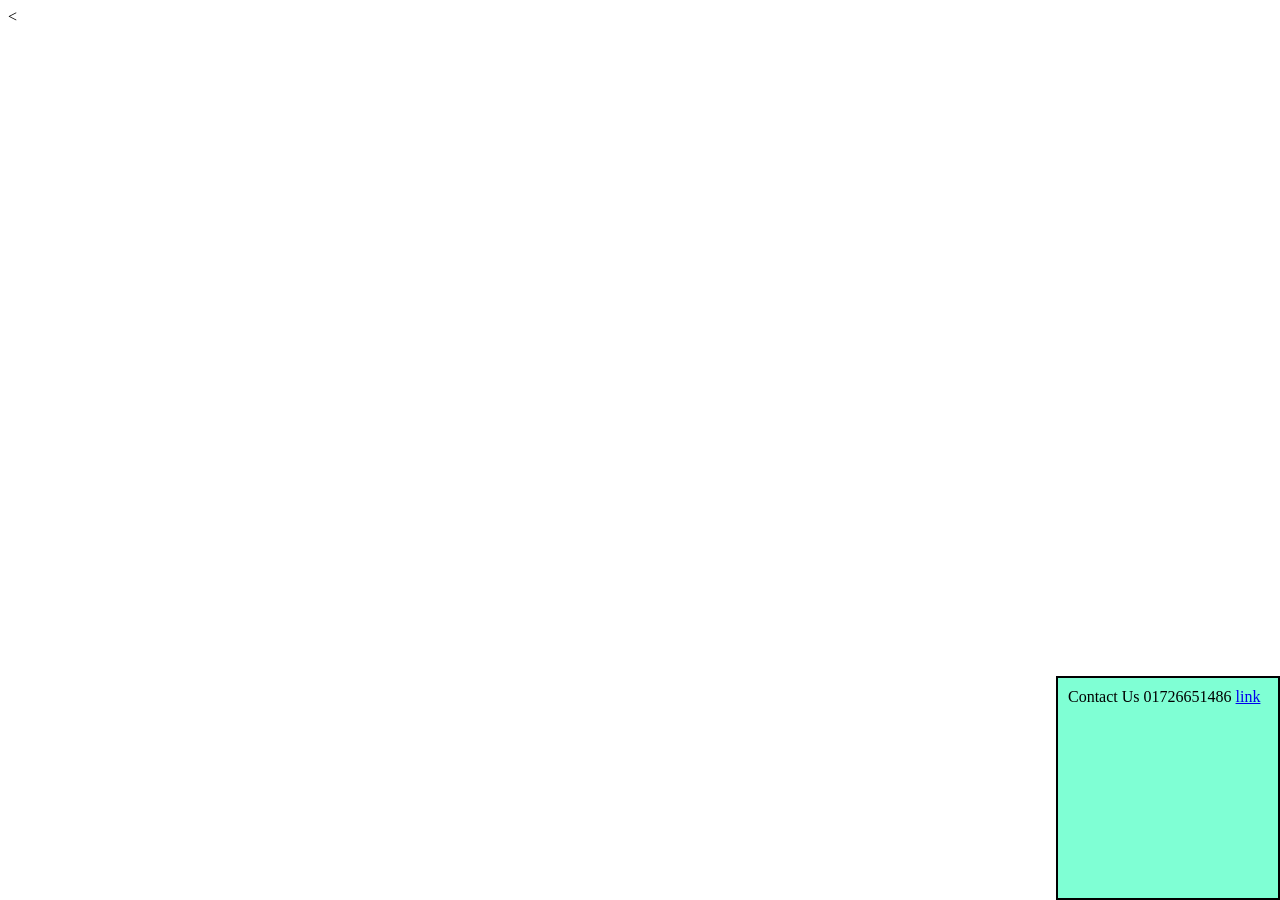
<file: task.htm>
<!DOCTYPE html>
<html lang="en">
<head>
    <title>Document</title>
</head>
<style>
    body{
        
    }
    .box
    {
        width: 200px;
        height:200px;
        border : 2px solid black;
        position: fixed;
        bottom: 0;
        right: 0;
        padding: 10px;
        background-color:aquamarine;
        z-index:1;
    }
    .box:hover
    {
        background-color:antiquewhite;

    }
</style>
<body>
    <div class="box">
        Contact Us
        01726651486
        <a href="www.google.com">link</a>

    </div>
    <
    
</body>
</html>
</file>
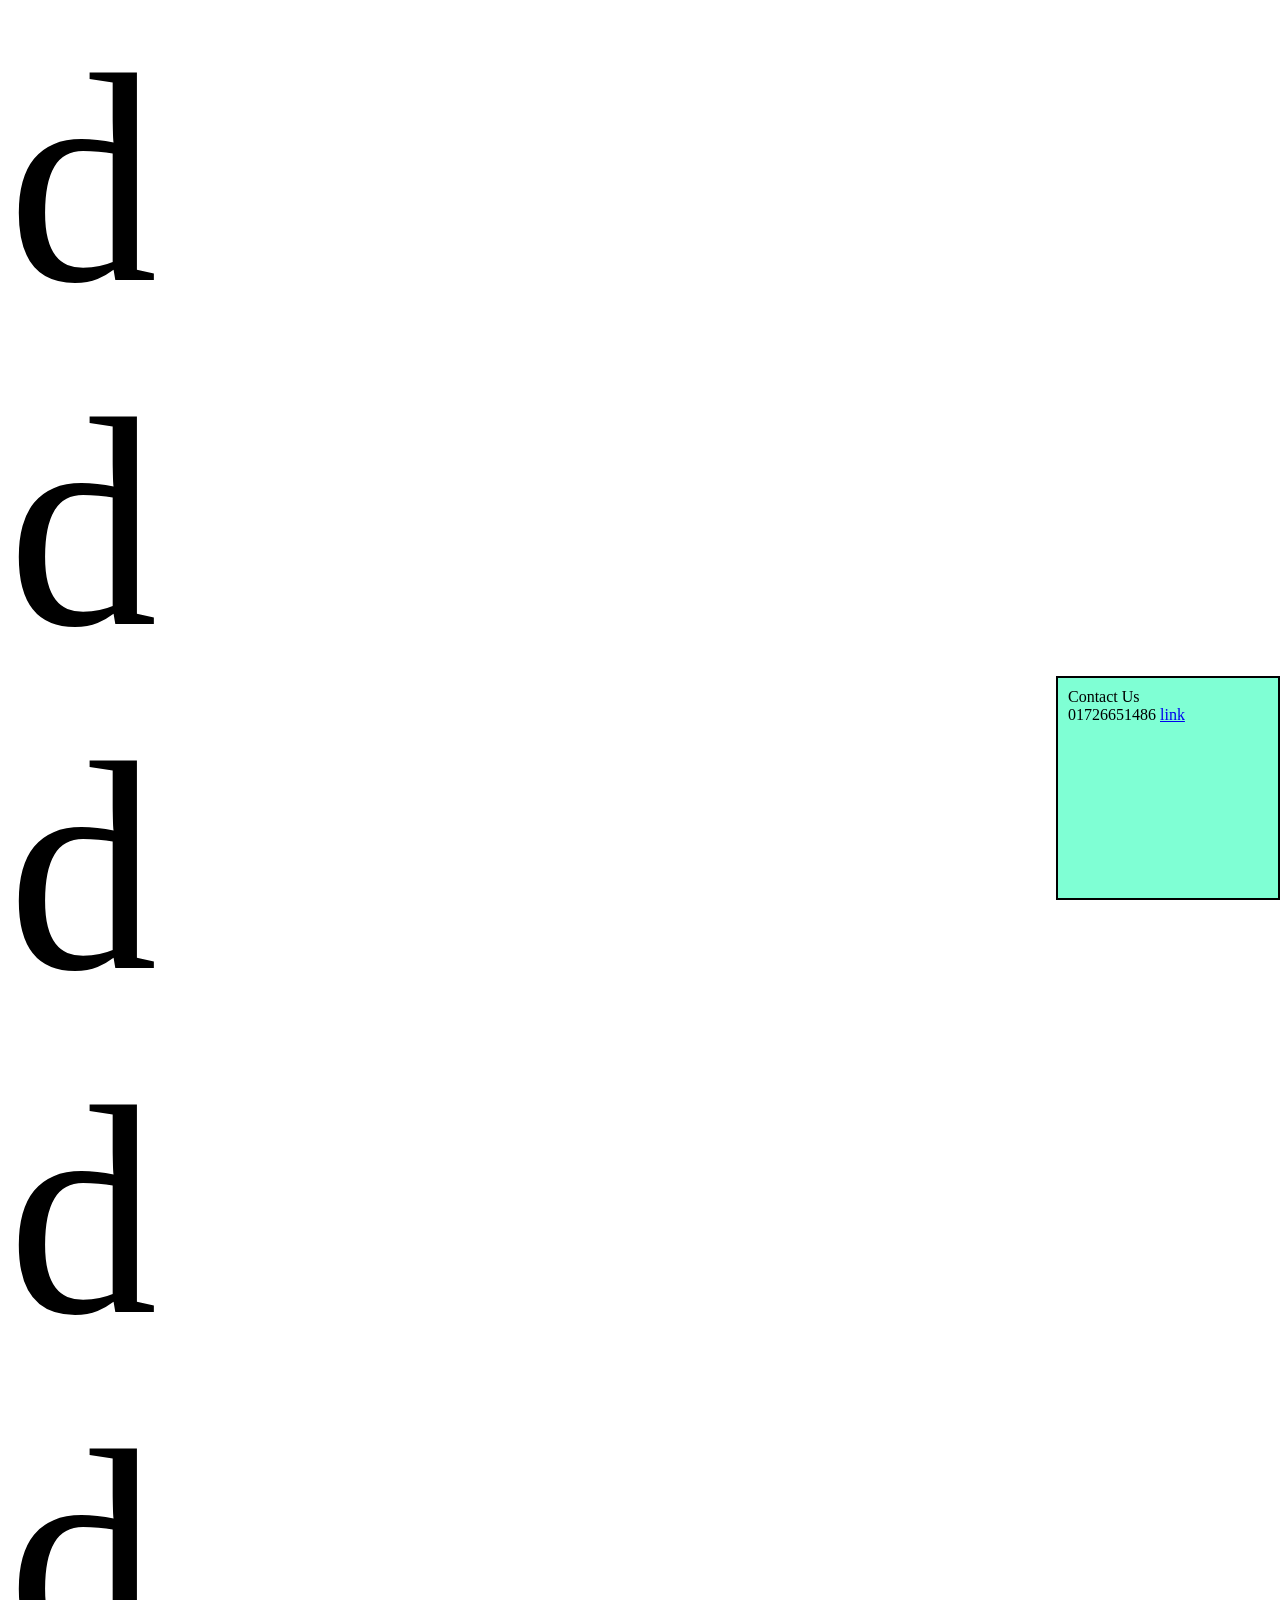
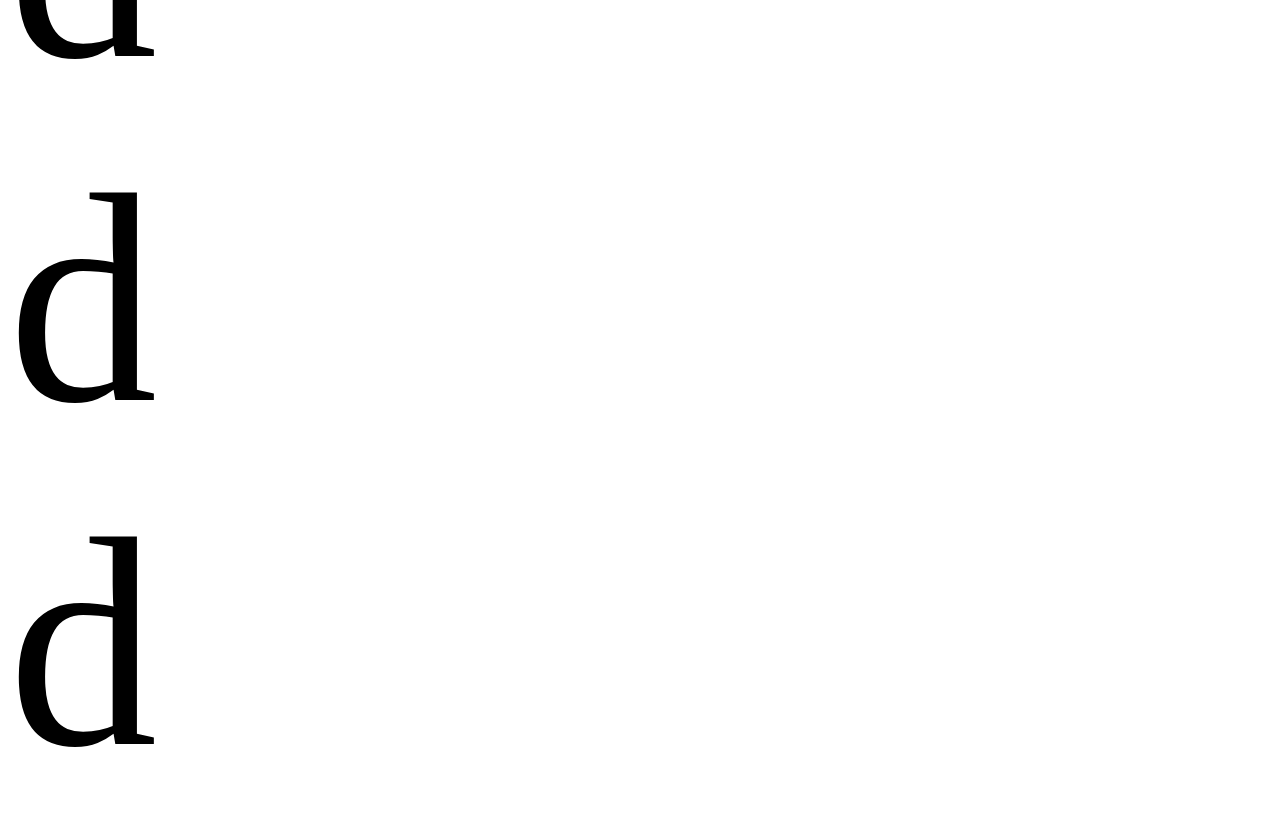
<file: task.html>
<!DOCTYPE html>
<html lang="en">
<head>
    <title>Document</title>
</head>
<style>
   
    body{
        overflow:auto;
        
    }
    .content
    {
        font-size: 299px;
    }
    .box
    {
        width: 200px;
        height:200px;
        border : 2px solid black;
        position: fixed;
        bottom: 0;
        right: 0;
        padding: 10px;
        background-color:aquamarine;
        z-index:1;
        
    }
    .box:hover
    {
        background-color:antiquewhite;

    }
</style>
<body>
    <div class="box">
        Contact Us <br>
        01726651486
        <a href="www.google.com">link</a>

    </div>
    <div class="content">
        d
    </div>
     <div class="content">
        d
    </div>
     <div class="content">
        d
    </div>
     <div class="content">
        d
    </div>
     <div class="content">
        d
    </div>
     <div class="content">
        d
    </div>
     <div class="content">
        d
    </div>

    
</body>
</html>
</file>
<file: Problem 1/style.css>
input
{
    padding : 10px;
    width: 30vw;
}
body
{
    display:flex;
    flex-direction:column;
    align-items:center;
    justify-content:center;


}
.container
{
    display: flex;
    flex-direction:column;
    align-items:center;
    justify-content:center;
    width: 60vw;
    height:50vh;
    border: 2px solid black;
}

#button
{
    padding: 10px;
    margin:0px 0px 0px 80px;
    width: 31vw;
}
</file>
<file: Problem 3/style.css>
body
{

    display:flex;
    flex-direction:column;
    justify-content:center;
    align-items:center;
}

.contain
{
    display:flex;
    flex-direction:column;
    width:60vw;
    height:60vh;
    justify-content:center;
    align-items:center;
    border:2px solid black


}



input
{
    width:30vw;
    padding: 10px;
    
}
</file>
<file: Problem 5/style.css>
.title
{
    display:flex;
    align-items:center;
    justify-content:center;
    width:90vw;
    height:10vh;
    border: 2px solid black;
    
}

.top
{
    display:flex;
    align-items:center;
    justify-content:center;
}

.info
{
        display:flex;
        flex-direction:column;
        height:50vh;
        width:40vw;
        margin-top:20px;
        border: 2px solid black;

}
table,th,td,tr
{
    border:1px solid black;
    border-collapse:collapse;
}

.inserting
{
    display:flex;
    position:absolute;
    flex-direction:column;
    bottom:5vh;
    margin-top:20px;
    width: 40vw;
    height:30vh;

}
input
{
    padding: 10px;
}
.user
{
    display:flex;
    position:absolute;
    right:5vh;
    top:20vh;
    margin-top:5px;
    flex-direction:column;
    width: 40vw;
    height:30vh;
    
}
.inner
{
    display:flex;
    margin-bottom: 3vh;
   
}
#buy
{
    width:25vw;
    margin-left:5px;
}
h3
{
    position:relative;
    display:flex;
    text-align:center;
    justify-content:center;
}

.cart
{
    position:absolute;
    top: 50vh;
    right: 5vh;
    display:flex;
    flex-direction:column;
    width:40vw;
    border: 2px solid black;
   

}
</file>
<file: Problem10/style.css>
.part
{
    float: left;
    width:45vw;

}
header
{
    position:fixed;
    top:10px;
    text-align:center;
    width:100vw;
    padding:20px;
    margin:10px;
}
body
{
    padding-top:10vh;
}
footer
{
    position: fixed;
    bottom: 0;
    text-align:center;
    width:100vw;
}
#btn
{
    display:none;
}
</file>
